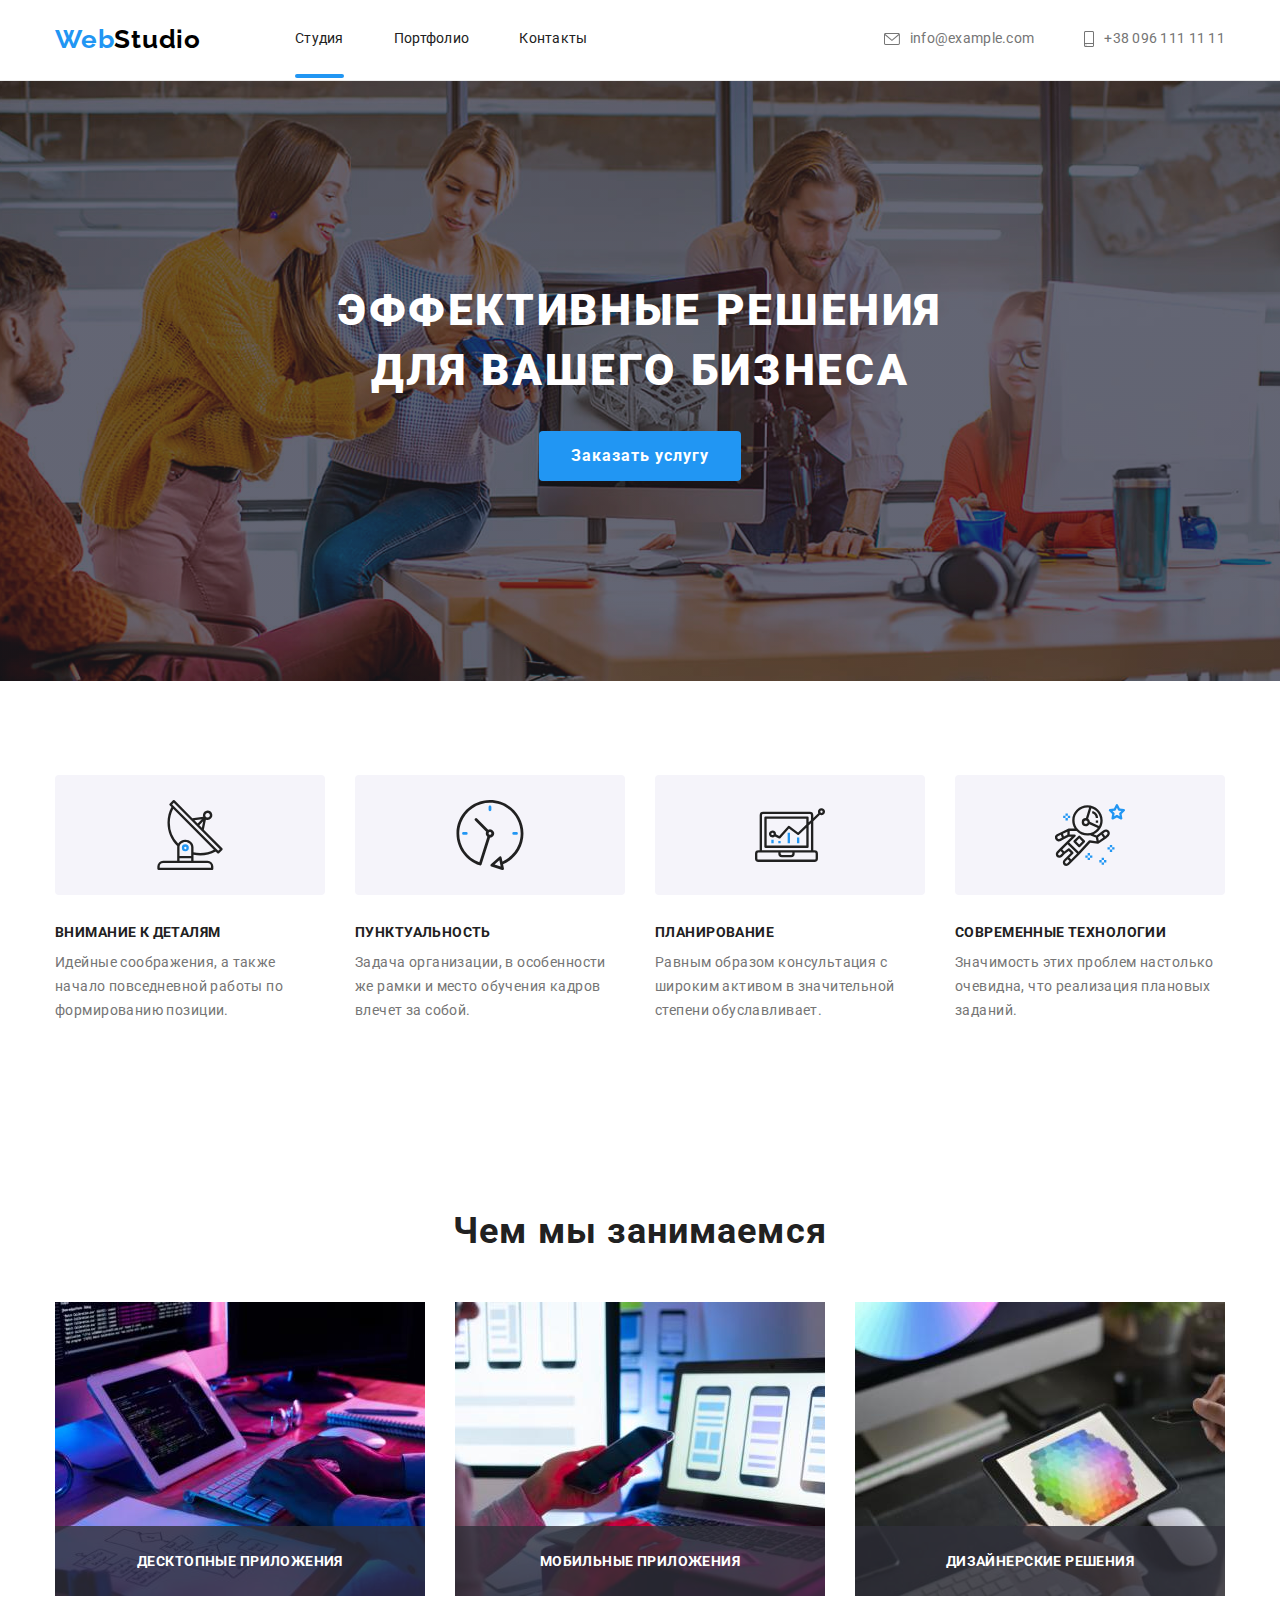
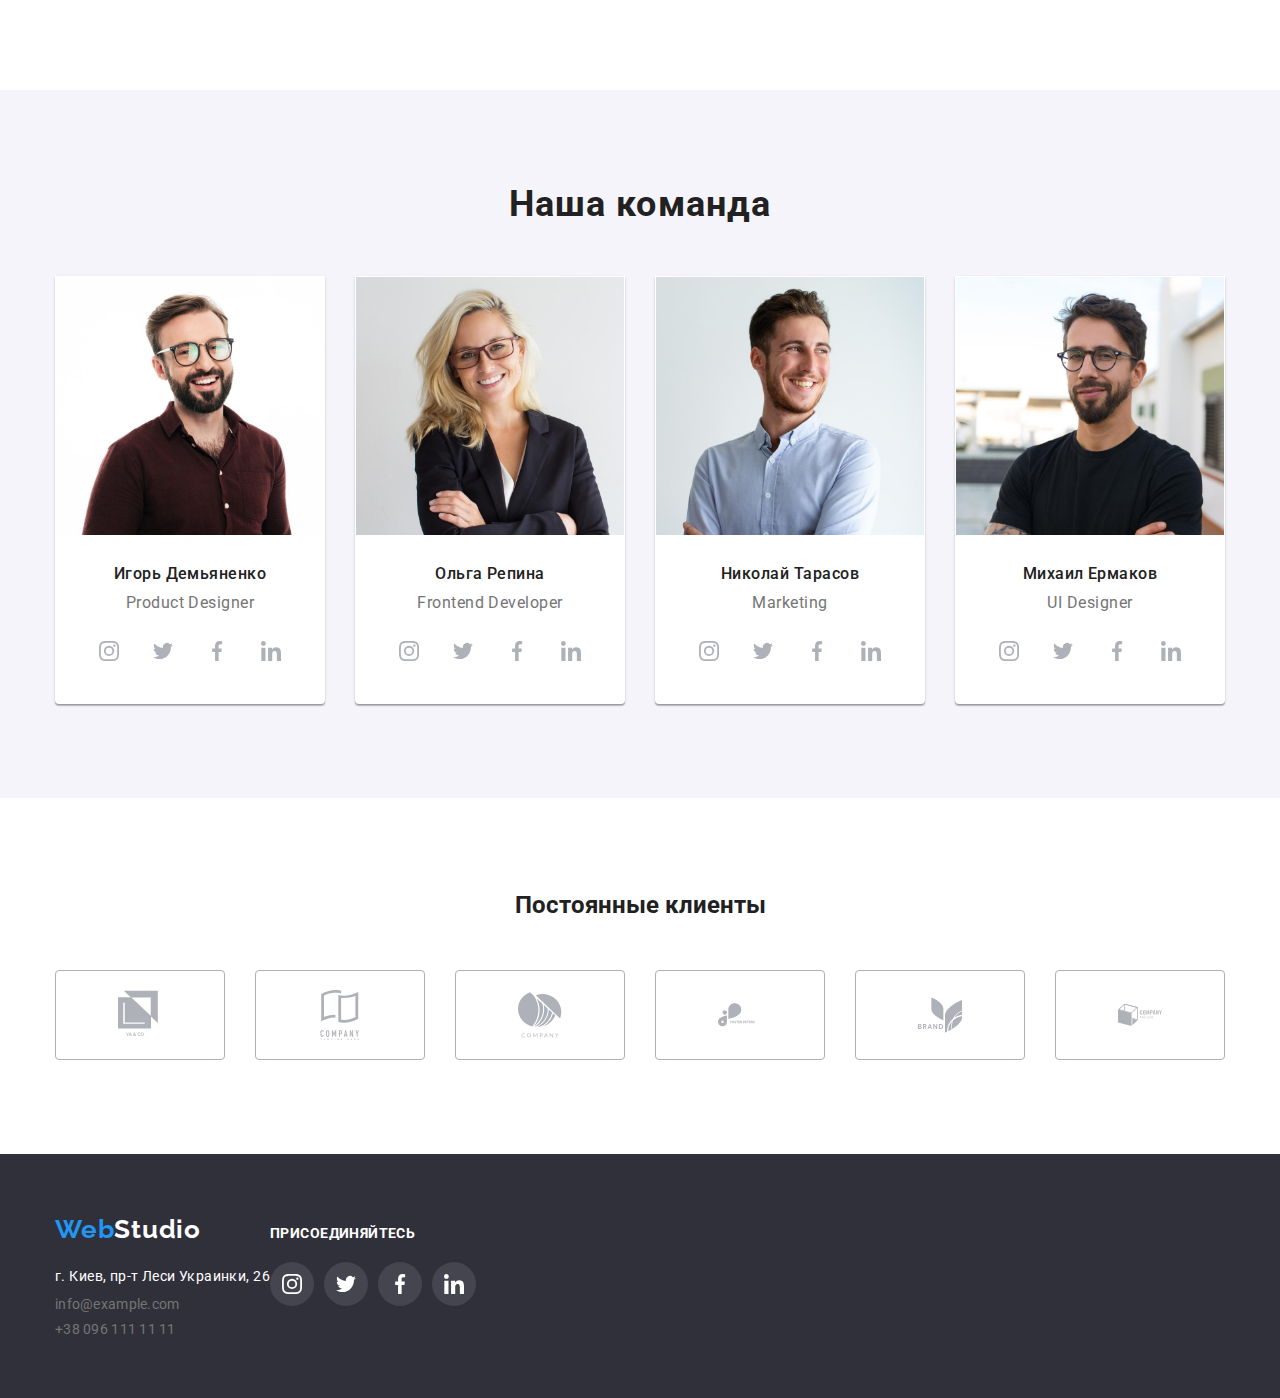
<file: index.html>
<!DOCTYPE html>
<html lang="ru">

<head>
    <meta charset="UTF-8">
    <meta http-equiv="X-UA-Compatible" content="IE=edge">
    <meta name="viewport" content="width=device-width, initial-scale=1.0">
    <title><goit-markup-hw-05></title>
    <link rel="preconnect" href="https://fonts.gstatic.com">
    <link rel="stylesheet" href="https://cdnjs.cloudflare.com/ajax/libs/modern-normalize/1.0.0/modern-normalize.css">
    <link
        href="https://fonts.googleapis.com/css2?family=Raleway:wght@700&family=Roboto:wght@400;500;700;900&display=swap"
        rel="stylesheet">
    <link rel="stylesheet" href="./css/styles.css">
</head>

<body>
    <!--Верхняя линия-->
    <header>
        <div class="container top-line">
            <nav class="nav-top-line">
                <a class="link-logo" href="index.html"><span class="web">Web</span><span class="studio">Studio</span></a>
                <ul class="list nav">

                    <li class="item"><a class="link-nav current-studio" href="./index.html">Студия</a></li>
                    <li class="item"><a class="link-nav" href="./portfolio.html">Портфолио</a></li>
                    <li class="item"><a class="link-nav" href="">Контакты</a></li>
                    
                </ul>
            </nav>
            <ul class="list contact">

                <li class="item">
                    <a class="contact-link-icon" href="mailto:info@example.com">
                        <svg class="link-icon-envelope" width=16 height=12>
                            <use href="./images/decor/icons.svg#icon-envelope"></use>
                        </svg>
                        info@example.com
                    </a>
                </li>
                <li class="item">
                    <a class="contact-link-icon" href="tel:+380961111111">
                        <svg class="link-icon-smartphone" width=10 height=16>
                            <use href="./images/decor/icons.svg#icon-smartphone"></use>
                        </svg>
                        +38 096 111 11 11
                    </a>
                </li>

            </ul>
        </div>
    </header>
    <main>
        <!--Шапка-->
        <section class="cap section overlay">
            <div class="container">
                <h1 class="cap-title">Эффективные решения<br> для вашего бизнеса</h1>
                <button data-modal-open type="button" class="cap-button">Заказать услугу</button>
                
            </div>
            <div data-modal class="backdrop is-hidden" >
                <div class="modal">
                    <button data-modal-close class="button-modal" type="button">
                        <svg class="img-close-modal" width=18 height=18>
                            <use href="./images/decor/closemodal.svg#icon-close-modal"></use>
                        </svg>
                    </button>
                </div>
            </div>
        </section>
        <!--Особенности-->
        <section class="features section">
            <div class="container">
                <h2 class="hidden-title">#</h2>
                <ul class="list features-list">

                    <li class="features-item"> 
                        <div class="features-img">
                            <svg width=70 height=70>
                                <use href="./images/decor/icons.svg#icon-antenna"></use>
                            </svg>
                        </div>
                        <h3 class="features-title">Внимание к деталям</h3>
                        <p class="features-text">Идейные соображения, а также начало повседневной работы по формированию позиции.</p>
                    </li>

                    <li class="features-item">
                        <div class="features-img">
                            <svg width=70 height=70>
                                <use href="./images/decor/icons.svg#icon-clock"></use>
                            </svg>
                        </div>
                        <h3 class="features-title">Пунктуальность</h3>
                        <p class="features-text">Задача организации, в особенности же рамки и место обучения кадров влечет за собой.</p>
                    </li>

                    <li class="features-item">
                        <div class="features-img">
                            <svg width=70 height=70>
                                <use href="./images/decor/icons.svg#icon-diagram"></use>
                            </svg>
                        </div>
                        <h3 class="features-title">Планирование</h3>
                        <p class="features-text">Равным образом консультация с широким активом в значительной степени обуславливает.</p>
                    </li>

                    <li class="features-item">
                        <div class="features-img">
                            <svg width=70 height=70>
                                <use href="./images/decor/icons.svg#icon-astronaut"></use>
                            </svg>
                        </div>
                        <h3 class="features-title">Современные технологии</h3>
                        <p class="features-text">Значимость этих проблем настолько очевидна, что реализация плановых заданий.</p>
                    </li>

                </ul>
            </div>
        </section>
        <!--Чем мы занимаемся-->
        <section class="we-do section">
            <div class="container">
                <h2 class="header-two-level">Чем мы занимаемся</h2>
                <ul class="list we-do-list">

                    <li class="we-do-item">
                        <img src="./images/imageshomework1/boxone.jpg" alt="Руки человека, который печатает на клавиатуре" width="370">
                        <p>Десктопные приложения</p>
                    </li>
                    <li class="we-do-item">
                        <img src="./images/imageshomework1/boxtwo.jpg" alt="Телефон в женских руках" width="370">
                        <p>Мобильные приложения</p>
                    </li>
                    <li class="we-do-item">
                        <img src="./images/imageshomework1/boxtree.jpg" alt="Планшет с изображением палитры цветов в женских руках" width="370">
                        <p>Дизайнерские решения</p>
                    </li>

                </ul>
            </div>
        </section>
        <!--Наша команда-->
        <section class="team section">
            <div class="container">
                <h2 class="header-two-level">Наша команда</h2>
                <ul class="list team-list">

                    <li class="team-card">
                        <img class="team-photo" src="./images/imageshomework1/oneimg.jpg" alt="Фото мужчины" width="270">
                        <h4 class="team-title">Игорь Демьяненко</h4>
                        <p class="team-text">Product Designer</p>

                        <ul class="list social-icons">
                            <li class="social-icon-item">
                                <a class="social-link" href="" target="_blank" rel="noopener noreferrer">
                                    <svg class="icon" width=20 height=20>
                                        <use href="./images/decor/icons.svg#icon-instagram"></use>
                                    </svg>
                                </a>
                            </li>
                        
                            <li class="social-icon-item">
                                <a class="social-link" href="" target="_blank" rel="noopener noreferrer">
                                    <svg class="icon" width=20 height=20>
                                        <use href="./images/decor/icons.svg#icon-twitter"></use>
                                    </svg>
                                </a>
                            </li>
                        
                            <li class="social-icon-item">
                                <a class="social-link" href="" target="_blank" rel="noopener noreferrer">
                                    <svg class="icon" width=20 height=20>
                                        <use href="./images/decor/icons.svg#icon-facebook"></use>
                                    </svg>
                                </a>
                            </li>
                        
                            <li class="social-icon-item">
                                <a class="social-link" href="" target="_blank" rel="noopener noreferrer">
                                    <svg class="icon" width=20 height=20>
                                        <use href="./images/decor/icons.svg#icon-linkedin"></use>
                                    </svg>
                                </a>
                            </li>
                        </ul>
                    </li>

                    <li class="team-card">
                        <img class="team-photo" src="./images/imageshomework1/twoimg.jpg" alt="Фото женщины" width="270">
                        <h4 class="team-title">Ольга Репина</h4>
                        <p class="team-text">Frontend Developer</p>

                        <ul class="list social-icons">
                            <li class="social-icon-item">
                                <a class="social-link" href="" target="_blank" rel="noopener noreferrer">
                                    <svg class="icon" width=20 height=20>
                                        <use href="./images/decor/icons.svg#icon-instagram"></use>
                                    </svg>
                                </a>
                            </li>
                        
                            <li class="social-icon-item">
                                <a class="social-link" href="" target="_blank" rel="noopener noreferrer">
                                    <svg class="icon" width=20 height=20>
                                        <use href="./images/decor/icons.svg#icon-twitter"></use>
                                    </svg>
                                </a>
                            </li>
                        
                            <li class="social-icon-item">
                                <a class="social-link" href="" target="_blank" rel="noopener noreferrer">
                                    <svg class="icon" width=20 height=20>
                                        <use href="./images/decor/icons.svg#icon-facebook"></use>
                                    </svg>
                                </a>
                            </li>
                        
                            <li class="social-icon-item">
                                <a class="social-link" href="" target="_blank" rel="noopener noreferrer">
                                    <svg class="icon" width=20 height=20>
                                        <use href="./images/decor/icons.svg#icon-linkedin"></use>
                                    </svg>
                                </a>
                            </li>
                        </ul>
                    </li>

                    <li class="team-card">
                        <img class="team-photo" src="./images/imageshomework1/treeimg.jpg" alt="Фото мужчины" width="270">
                        <h4 class="team-title">Николай Тарасов</h4>
                        <p class="team-text">Marketing</p>

                        <ul class="list social-icons">
                            <li class="social-icon-item">
                                <a class="social-link" href="" target="_blank" rel="noopener noreferrer">
                                    <svg class="icon" width=20 height=20>
                                        <use href="./images/decor/icons.svg#icon-instagram"></use>
                                    </svg>
                                </a>
                            </li>
                        
                            <li class="social-icon-item">
                                <a class="social-link" href="" target="_blank" rel="noopener noreferrer">
                                    <svg class="icon" width=20 height=20>
                                        <use href="./images/decor/icons.svg#icon-twitter"></use>
                                    </svg>
                                </a>
                            </li>
                        
                            <li class="social-icon-item">
                                <a class="social-link" href="" target="_blank" rel="noopener noreferrer">
                                    <svg class="icon" width=20 height=20>
                                        <use href="./images/decor/icons.svg#icon-facebook"></use>
                                    </svg>
                                </a>
                            </li>
                        
                            <li class="social-icon-item">
                                <a class="social-link" href="" target="_blank" rel="noopener noreferrer">
                                    <svg class="icon" width=20 height=20>
                                        <use href="./images/decor/icons.svg#icon-linkedin"></use>
                                    </svg>
                                </a>
                            </li>
                        </ul>
                    </li>

                    <li class="team-card">
                        <img class="team-photo" src="./images/imageshomework1/fourimg.jpg" alt="Фото мужчины" width="270">
                        <h4 class="team-title">Михаил Ермаков</h4>
                        <p class="team-text">UI Designer</p>

                        <ul class="list social-icons">
                            <li class="social-icon-item">
                                <a class="social-link" href="" target="_blank" rel="noopener noreferrer">
                                    <svg class="icon" width=20 height=20>
                                        <use href="./images/decor/icons.svg#icon-instagram"></use>
                                    </svg>
                                </a>
                            </li>

                            <li class="social-icon-item">
                                <a class="social-link" href="" target="_blank" rel="noopener noreferrer">
                                    <svg class="icon" width=20 height=20>
                                        <use href="./images/decor/icons.svg#icon-twitter"></use>
                                    </svg>
                                </a>
                            </li>

                            <li class="social-icon-item">
                                <a class="social-link" href="" target="_blank" rel="noopener noreferrer">
                                    <svg class="icon" width=20 height=20>
                                        <use href="./images/decor/icons.svg#icon-facebook"></use>
                                    </svg>
                                </a>
                            </li>

                            <li class="social-icon-item">
                                <a class="social-link" href="" target="_blank" rel="noopener noreferrer">
                                    <svg class="icon" width=20 height=20>
                                        <use href="./images/decor/icons.svg#icon-linkedin"></use>
                                    </svg>
                                </a>
                            </li>
                        </ul>
                    </li>

                </ul>
            </div>
        </section>

        <!-- Клиенты -->
        <section class="client section">
            <div class="container">
    
                <h2 class="client-title">Постоянные клиенты</h2>
                <ul class="list client-list">
                    
                    <li class="client-item">
                        <a class="client-link" href="" target="_blank" rel="noopener noreferrer">
                            <svg class="client-link-icon" width="44" height="50">
                                <use href="./images/decor/icons.svg#icon-logo-1"></use>
                            </svg>
                        </a>
                    </li>
                    
                    <li class="client-item">
                        <a class="client-link" href="" target="_blank" rel="noopener noreferrer">
                            <svg class="client-link-icon" width="44" height="50">
                                <use href="./images/decor/icons.svg#icon-logo-2"></use>
                            </svg>
                        </a>
                    </li>

                    <li class="client-item">
                        <a class="client-link" href="" target="_blank" rel="noopener noreferrer">
                            <svg class="client-link-icon" width="44" height="50">
                                <use href="./images/decor/icons.svg#icon-logo-3"></use>
                            </svg>
                        </a>
                    </li>

                    <li class="client-item">
                        <a class="client-link" href="" target="_blank" rel="noopener noreferrer">
                            <svg class="client-link-icon" width="44" height="50">
                                <use href="./images/decor/icons.svg#icon-logo-4"></use>
                            </svg>
                        </a>
                    </li>

                    <li class="client-item">
                        <a class="client-link" href="" target="_blank" rel="noopener noreferrer">
                            <svg class="client-link-icon" width="44" height="50">
                                <use href="./images/decor/icons.svg#icon-logo-5"></use>
                            </svg>
                        </a>
                    </li>

                    <li class="client-item">
                        <a class="client-link" href="" target="_blank" rel="noopener noreferrer">
                            <svg class="client-link-icon" width="44" height="50">
                                <use href="./images/decor/icons.svg#icon-logo-6"></use>
                            </svg>
                        </a>
                    </li>
                </ul>
            </div>
        </section>
    </main>
    <!--Подвал-->
    <footer class="footer">
        <div class="container">
            
            <div class="footer-main">
                <a href="index.html" class="footer-logo"><span class="web">Web</span><span
                        class="studio studio-footer">Studio</span></a>
                <address class="adres">
                    <div class="contact contact-footer">
                        <span class="address">г. Киев, пр-т Леси Украинки, 26<br></span>
                
                        <a class="address-mail" href="mailto:info@example.com">info@example.com</a>
                        <a class="address-tel" href="tel:+380961111111">+38 096 111 11 11</a>
                    </div>
                
                </address>
            </div>
            

            <div class="footer-social-links">
                <p class="footer-title">присоединяйтесь</p>

                <ul class="list footer-icons">
                    <li class="social-icon-item">
                        <a class="footer-link" href="" target="_blank" rel="noopener noreferrer">
                            <svg class="icon" width=20 height=20>
                                <use href="./images/decor/icons.svg#icon-instagram"></use>
                            </svg>
                        </a>
                    </li>
                
                    <li class="social-icon-item">
                        <a class="footer-link" href="" target="_blank" rel="noopener noreferrer">
                            <svg class="icon" width=20 height=20>
                                <use href="./images/decor/icons.svg#icon-twitter"></use>
                            </svg>
                        </a>
                    </li>
                
                    <li class="social-icon-item">
                        <a class="footer-link" href="" target="_blank" rel="noopener noreferrer">
                            <svg class="icon" width=20 height=20>
                                <use href="./images/decor/icons.svg#icon-facebook"></use>
                            </svg>
                        </a>
                    </li>
                
                    <li class="social-icon-item">
                        <a class="footer-link" href="" target="_blank" rel="noopener noreferrer">
                            <svg class="icon" width=20 height=20>
                                <use href="./images/decor/icons.svg#icon-linkedin"></use>
                            </svg>
                        </a>
                    </li>
                </ul>

            </div>
        </div>
    </footer>
<script src="./js/modal.js"></script>
</body>
</html>
</file>
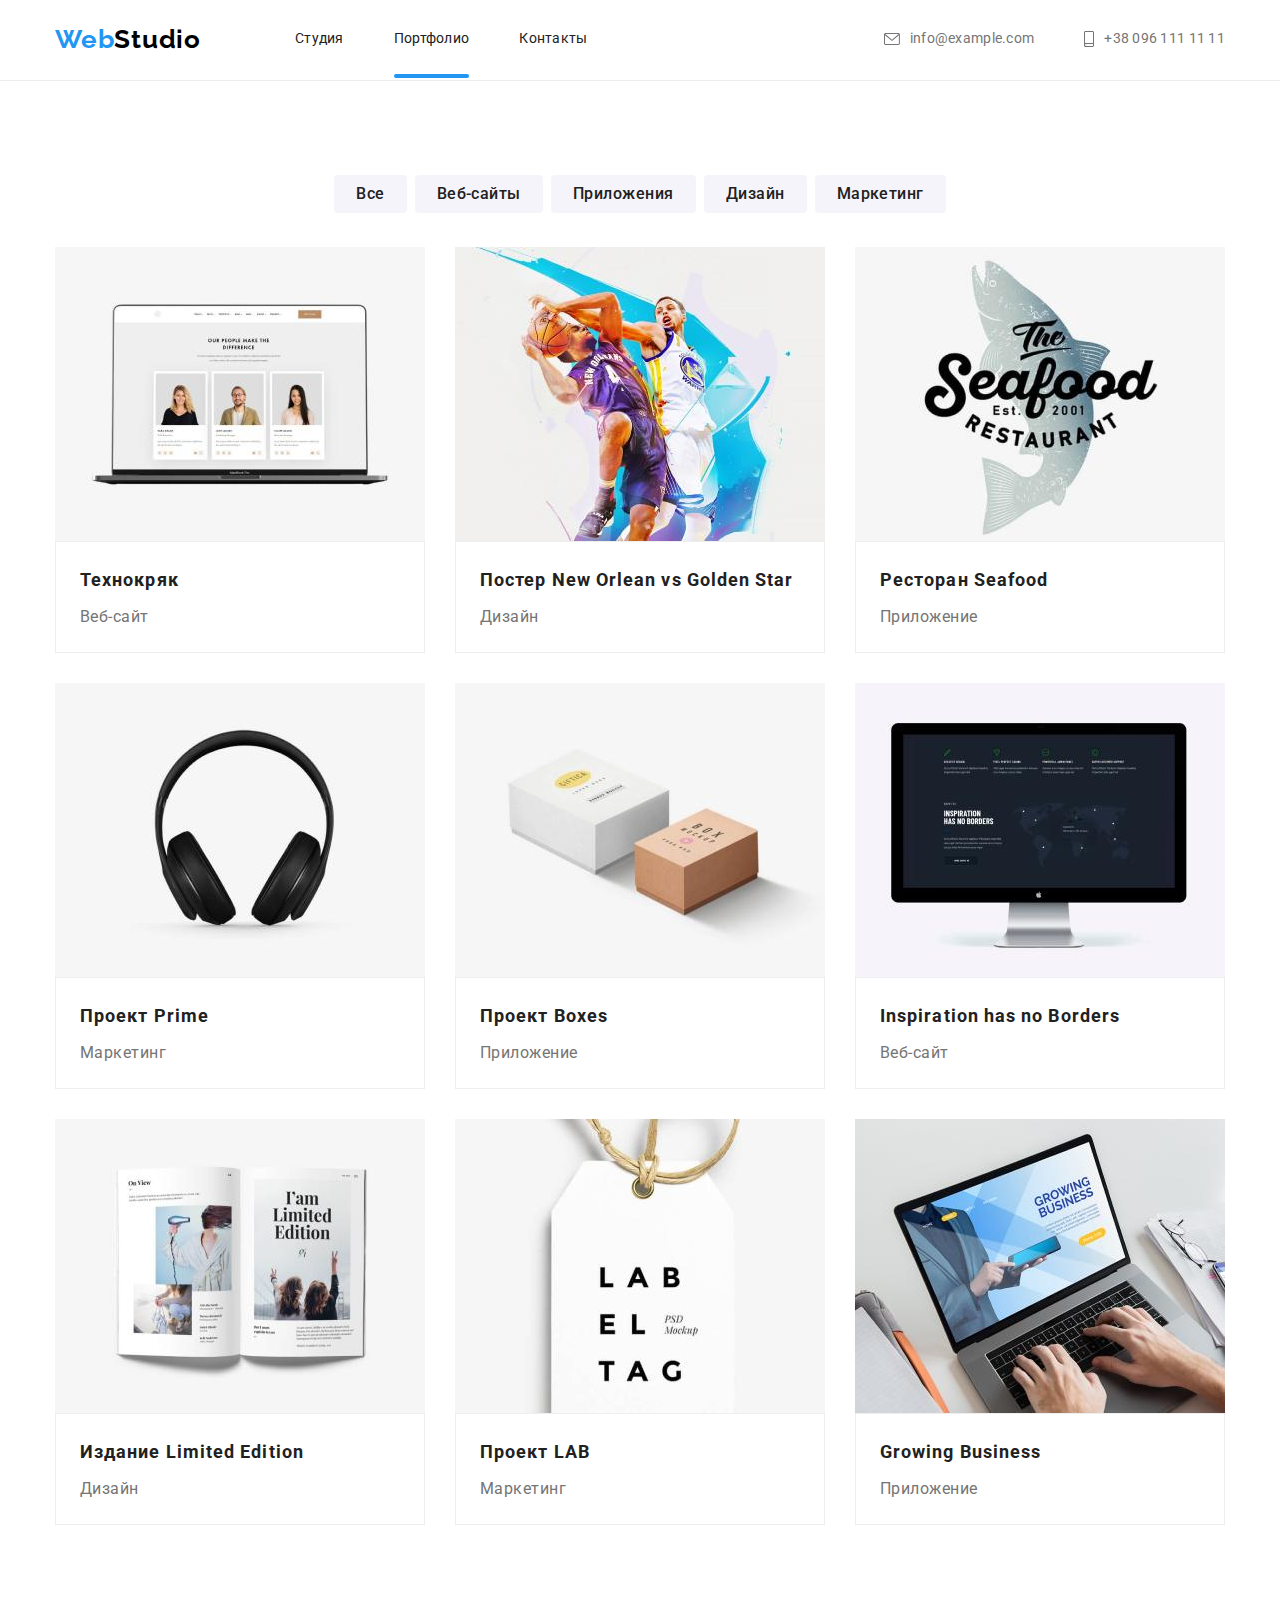
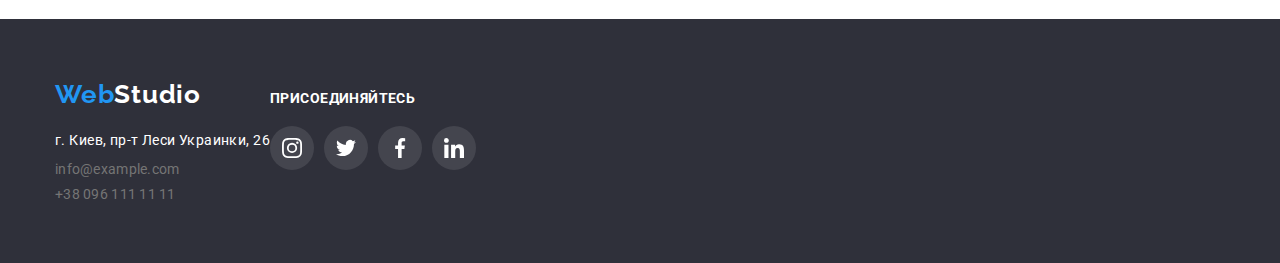
<file: portfolio.html>
<!DOCTYPE html>
<html lang="ru">

<head>
    <meta charset="UTF-8">
    <meta http-equiv="X-UA-Compatible" content="IE=edge">
    <meta name="viewport" content="width=device-width, initial-scale=1.0">
    <title><goit-markup-hw-05></title>
    <link rel="preconnect" href="https://fonts.gstatic.com">
    <link rel="stylesheet" href="https://cdnjs.cloudflare.com/ajax/libs/modern-normalize/1.0.0/modern-normalize.css">
    <link
        href="https://fonts.googleapis.com/css2?family=Raleway:wght@700&family=Roboto:wght@400;500;700;900&display=swap"
        rel="stylesheet">
    <link rel="stylesheet" href="./css/styles.css">
</head>

<body>
    <!--Верхняя линия-->
    <header>
        <div class="container top-line">
            <nav class="nav-top-line">
                <a class="link-logo" href="index.html"><span class="web">Web</span><span class="studio">Studio</span></a>
                <ul class="list nav">
                    <li  class="item"><a class="link-nav" href="./index.html">Студия</a></li>
                    <li  class="item"><a class="link-nav current-portfolio" href="./portfolio.html">Портфолио</a></li>
                    <li  class="item"><a class="link-nav" href="">Контакты</a></li>
                </ul>
            </nav>
            <ul class="list contact">
                <li class="item">
                    <a class="contact-link-icon" href="mailto:info@example.com">
                        <svg class="link-icon-envelope" width=16 height=12>
                            <use href="./images/decor/icons.svg#icon-envelope"></use>
                        </svg>
                        info@example.com
                    </a>
                </li>
                <li class="item">
                    <a class="contact-link-icon" href="tel:+380961111111">
                        <svg class="link-icon-smartphone" width=10 height=16>
                            <use href="./images/decor/icons.svg#icon-smartphone"></use>
                        </svg>
                        +38 096 111 11 11
                    </a>
                </li>
            </ul>
        </div>
    </header>
    <main>
        <section class="portfolio section">
            <div class="container">
                <h1 class="hidden-title">#Скрытый заголовок#</h1>
                <ul class="list portfolio-filter">
                    <li class="button-item"><button class="button" type="button">Все</button></li>
                    <li class="button-item"><button class="button" type="button">Веб-сайты</button></li>
                    <li class="button-item"><button class="button" type="button">Приложения</button></li>
                    <li class="button-item"><button class="button" type="button">Дизайн</button></li>
                    <li class="button-item"><button class="button" type="button">Маркетинг</button></li>
                </ul>
                <ul class="list portfolio-list">
                    <li class="portfolio-item">
                        <a class="portfolio-link" href="">
                            <div class="portfolio-thumb">
                                <img class="portfolio-photo" src="./images/imageshomework2/img-1.jpg" width="370" height="294" alt="Ноутбук с изображением фотокарточек">
                                <div class="thumb">
                                   <p class="thumb-title">Технокряк это современная площадка распространения коронавируса. Компании используют эту платформу для цифрового
                                шпионажа и атак на защищённые сервера конкурентов.</p>
                                </div>    
                            </div>
                            
                            <div class="border">
                                <h2 class="portfolio-title">Технокряк</h2>
                                <p class="portfolio-text">Веб-сайт</p>
                            </div>
                        </a>
                    </li>

                    <li class="portfolio-item">
                        <a class="portfolio-link" href="">
                            <div>
                                <img class="portfolio-photo" src="./images/imageshomework2/img-2.jpg" width="370" height="294"
                                    alt="Два баскетболиста в прижке">
                            </div>
                            
                            <div class="border">
                                <h2 class="portfolio-title">Постер New Orlean vs Golden Star</h2>
                                <p class="portfolio-text">Дизайн</p>
                            </div>
                        </a>
                    </li>

                    <li class="portfolio-item">
                        <a class="portfolio-link" href="">
                            <div>
                                <img class="portfolio-photo" src="./images/imageshomework2/img-3.jpg" width="370" height="294"
                                    alt="Логотип ресторана в виде надписи на фоне рыбы">
                            </div>
                            
                            <div class="border">
                                <h2 class="portfolio-title">Ресторан Seafood</h2>
                                <p class="portfolio-text">Приложение</p>
                            </div>
                        </a>
                    </li>

                    <li class="portfolio-item">
                        <a class="portfolio-link" href="">
                            <div>
                                <img class="portfolio-photo" src="./images/imageshomework2/img-4.jpg" width="370" height="294" alt="Навушники">
                            </div>
                            
                            <div class="border">
                                <h2 class="portfolio-title">Проект Prime</h2>
                                <p class="portfolio-text">Маркетинг</p>
                            </div>
                        </a>
                    </li>

                    <li class="portfolio-item">
                        <a class="portfolio-link" href="">
                            <div>
                                <img class="portfolio-photo" src="./images/imageshomework2/img-5.jpg" width="370" height="294"
                                    alt="Две коробки, белая и коричневая">
                            </div>
                            
                            <div class="border">
                                <h2 class="portfolio-title">Проект Boxes</h2>
                                <p class="portfolio-text">Приложение</p>
                            </div>
                        </a>
                    </li>

                    <li class="portfolio-item">
                        <a class="portfolio-link" href="">
                            <div>
                                <img class="portfolio-photo" src="./images/imageshomework2/img-6.jpg" width="370" height="294" alt="Монитор">
                            </div>
                            
                            <div class="border">
                                <h2 class="portfolio-title">Inspiration has no Borders</h2>
                                <p class="portfolio-text">Веб-сайт</p>
                            </div>
                        </a>
                    </li>

                    <li class="portfolio-item">
                        <a class="portfolio-link" href="">
                            <div>
                                <img class="portfolio-photo" src="./images/imageshomework2/img-7.jpg" width="370" height="294"
                                    alt="Развернутая книга">
                            </div>
                            
                            <div class="border">
                                <h2 class="portfolio-title">Издание Limited Edition</h2>
                                <p class="portfolio-text">Дизайн</p>
                            </div>
                        </a>
                    </li>

                    <li class="portfolio-item">
                        <a class="portfolio-link" href="">
                            <div>
                                <img class="portfolio-photo" src="./images/imageshomework2/img-8.jpg" width="370" height="294"
                                    alt="Изображение лейбла">
                            </div>
                            
                            <div class="border">
                                <h2 class="portfolio-title">Проект LAB</h2>
                                <p class="portfolio-text">Маркетинг</p>
                            </div>
                        </a>
                    </li>

                    <li class="portfolio-item">
                        <a class="portfolio-link" href="">
                            <div>
                                <img class="portfolio-photo" src="./images/imageshomework2/img-9.jpg" width="370" height="294"
                                    alt="Печатающие руки на ноутбуке">
                            </div>
                            
                            <div class="border">
                                <h2 class="portfolio-title">Growing Business</h2>
                                <p class="portfolio-text">Приложение</p>
                            </div>
                        </a>
                    </li>
                </ul>
            </div>
        </section>
    </main>
    <!--Подвал-->
    <footer class="footer">
        <div class="container">
        
            <div class="footer-main">
                <a href="index.html" class="footer-logo"><span class="web">Web</span><span
                        class="studio studio-footer">Studio</span></a>
                <address class="adres">
                    <div class="contact contact-footer">
                        <span class="address">г. Киев, пр-т Леси Украинки, 26<br></span>
        
                        <a class="address-mail" href="mailto:info@example.com">info@example.com</a>
                        <a class="address-tel" href="tel:+380961111111">+38 096 111 11 11</a>
                    </div>
        
                </address>
            </div>
        
        
            <div class="footer-social-links">
                <p class="footer-title">присоединяйтесь</p>
        
                <ul class="list footer-icons">
                    <li class="social-icon-item">
                        <a class="footer-link" href="" target="_blank" rel="noopener noreferrer">
                            <svg class="icon" width=20 height=20>
                                <use href="./images/decor/icons.svg#icon-instagram"></use>
                            </svg>
                        </a>
                    </li>
        
                    <li class="social-icon-item">
                        <a class="footer-link" href="" target="_blank" rel="noopener noreferrer">
                            <svg class="icon" width=20 height=20>
                                <use href="./images/decor/icons.svg#icon-twitter"></use>
                            </svg>
                        </a>
                    </li>
        
                    <li class="social-icon-item">
                        <a class="footer-link" href="" target="_blank" rel="noopener noreferrer">
                            <svg class="icon" width=20 height=20>
                                <use href="./images/decor/icons.svg#icon-facebook"></use>
                            </svg>
                        </a>
                    </li>
        
                    <li class="social-icon-item">
                        <a class="footer-link" href="" target="_blank" rel="noopener noreferrer">
                            <svg class="icon" width=20 height=20>
                                <use href="./images/decor/icons.svg#icon-linkedin"></use>
                            </svg>
                        </a>
                    </li>
                </ul>
        
            </div>
        </div>
    </footer>
</body>
</html>
</file>
<file: css/styles.css>
:root {
  --main-text-color: #212121;
  --two-main-color: #ffffff;
  --title-color: #757575;
  --button-color: #f5f4fa;
  --accent-color: #2196f3;
  --bg-color: #2f303a;
}

html {
  box-sizing: border-box;
}

*,
*::after,
*::before {
  box-sizing: inherit;
}

h1,
h2,
h3,
h4,
h5,
h6,
p,
ul {
  margin: 0;
}

body {
  font-family: "Roboto", "Raleway", sans-serif;
  font-style: normal;
  font-weight: normal;
  color: var(--main-text-color);
  background-color: var(--two-main-color);
}

.container {
  width: 1200px;
  padding-left: 15px;
  padding-right: 15px;
  margin-left: auto;
  margin-right: auto;
}
.section {
  padding-top: 94px;
  padding-bottom: 94px;
}

a {
  text-decoration: none;
  color: inherit;
}

.list {
  list-style: none;

  padding-left: 0px;
  margin-bottom: 0;
}

img {
  width: 100%;
  display: block;
  height: auto;
}

.web,
.studio {
  font-family: Raleway;
  font-weight: bold;
  font-size: 26px;
  line-height: 1.19;
  letter-spacing: 0.03em;
  color: var(--accent-color);
}

.studio {
  color: #000000;
}

.studio-footer {
  color: var(--two-main-color);
}

a:hover,
a:focus {
  color: var(--accent-color);
  cursor: pointer;
}

header {
  padding-top: 24px;
  padding-bottom: 25px;
  display: flex;
  border-bottom: 1px solid #ececec;
}

.top-line,
.nav-top-line {
  display: flex;
  align-items: center;
}

.nav {
  font-size: 14px;
  line-height: 1.14;
  letter-spacing: 0.02em;
  color: var(--main-text-color);

  display: flex;
}

.link-nav {
  position: relative;

  padding: 32px 0;

  transition: color 250ms cubic-bezier(0.4, 0, 0.2, 1);
}

.current-studio::after {
  position: absolute;
  left: 0px;
  bottom: 0px;

  content: "";
  display: flex;

  width: 100%;
  height: 4px;

  background-color: #2196f3;
  border-radius: 2px;
}

.current-portfolio::after {
  position: absolute;
  left: 0px;
  bottom: 0px;

  content: "";
  display: flex;

  width: 100%;
  height: 4px;

  background-color: #2196f3;
  border-radius: 2px;
}

.item:not(:last-child) {
  margin-right: 50px;
}

.link-logo {
  margin-right: 94px;
}

.contact {
  font-style: normal;
  font-size: 14px;
  line-height: 1.14;
  letter-spacing: 0.02em;
  color: var(--title-color);
  margin-left: auto;

  display: flex;
}

.contact-link-icon {
  display: flex;
  align-items: center;
  transition: color 250ms cubic-bezier(0.4, 0, 0.2, 1);
}

.link-icon-envelope {
  fill: #757575;
  margin-right: 10px;
  transition: fill 250ms cubic-bezier(0.4, 0, 0.2, 1);
}

.link-icon-smartphone {
  fill: #757575;
  margin-right: 10px;

  transition: fill 250ms cubic-bezier(0.4, 0, 0.2, 1);
}

.contact-link-icon:hover .link-icon-envelope,
.contact-link-icon:focus .link-icon-envelope,
.contact-link-icon:hover .link-icon-smartphone,
.contact-link-icon:focus .link-icon-smartphone {
  fill: #2196f3;
}

.hidden-title {
  position: absolute !important;
  clip: rect(1px 1px 1px 1px);
  clip: rect(1px, 1px, 1px, 1px);
  padding: 0 !important;
  border: 0 !important;
  height: 1px !important;
  width: 1px !important;
  overflow: hidden;
}

/* Шапка */

.cap {
  display: flex;
  height: 600px;
  align-items: center;
  text-align: center;
}

.cap-title {
  font-weight: 900;
  font-size: 44px;
  line-height: 1.36;
  letter-spacing: 0.06em;
  text-transform: uppercase;
  color: var(--two-main-color);

  margin-bottom: 30px;
}

.cap-button {
  font-weight: bold;
  font-size: 16px;
  line-height: 1.87;
  letter-spacing: 0.06em;
  border: none;

  color: var(--two-main-color);
  background-color: var(--accent-color);

  padding: 10px 32px;
  border-radius: 4px;
  cursor: pointer;

  transition: color 250ms cubic-bezier(0.4, 0, 0.2, 1);
}

.cap-button:hover,
.cap-button:focus {
  color: var(--bg-color);
}

.overlay {
  max-width: 1600px;
  margin-left: auto;
  margin-right: auto;
  background-image: linear-gradient(
      to right,
      rgba(47, 48, 58, 0.4),
      rgba(47, 48, 58, 0.4)
    ),
    url(../images/decor/svg/main-img.svg);
  background-color: #c4c4c4;
  background-position: center;
}

.backdrop {
  position: fixed;
  top: 0;
  left: 0;
  width: 100%;
  height: 100%;
  background-color: rgba(0, 0, 0, 0.2);

  z-index: 2;
  opacity: 1;
  transition: opacity 250ms cubic-bezier(0.4, 0, 0.2, 1);
}

.backdrop.is-hidden {
  visibility: inherit;
  opacity: 0;
  pointer-events: none;
}

.backdrop.is-hidden .modal {
  transform: translate(-50%, -50%) scale(0.7);
  opacity: 0;
}

.modal {
  position: absolute;
  top: 50%;
  left: 50%;

  display: flex;
  justify-content: flex-end;

  width: 528px;
  height: 582px;
  background-color: #fff;
  padding: 8px;

  opacity: 1;
  transform: translate(-50%, -50%) scale(1);
  transition: transform 250ms cubic-bezier(0.4, 0, 0.2, 1),
    opacity 250ms cubic-bezier(0.4, 0, 0.2, 1);
}

.button-modal {
  display: flex;
  justify-content: center;
  align-items: center;
  width: 30px;
  height: 30px;
  background: #ffffff;
  border: 1px solid rgba(0, 0, 0, 0.1);
  border-radius: 50%;
  cursor: pointer;
}

/* Особенности */

.features-list {
  display: flex;
  flex-wrap: wrap;
  margin-right: -30px;
}

.features-item:not(:last-child) {
  margin-right: 30px;
  flex-basis: calc((100% - 90px) / 4);
}

.features-item {
  max-width: 270px;
}

.features-title {
  font-weight: bold;
  font-size: 14px;
  line-height: 1.14;
  letter-spacing: 0.03em;
  text-transform: uppercase;
  color: var(--main-text-color);
  margin-bottom: 10px;
}

.features-text {
  font-size: 14px;
  line-height: 1.71;
  letter-spacing: 0.03em;
  color: var(--title-color);
}

.features-img {
  display: flex;
  justify-content: center;
  align-items: center;
  width: 270px;
  height: 120px;
  background: #f5f4fa;
  border-radius: 4px;
  margin-bottom: 30px;
}

/* Чем мы занимаемся */
.we-do {
  text-align: center;
}

.we-do-list {
  display: flex;
  flex-wrap: wrap;
  margin-right: -30px;
}
.we-do-item:not(:last-child) {
  margin-right: 30px;
  flex-basis: calc((100% - 90px) / 3);
}

.we-do-item {
  position: relative;
}

.we-do-item p {
  position: absolute;
  left: 0;
  bottom: 0;
  z-index: 1;

  display: flex;
  justify-content: center;
  align-items: center;

  content: "";
  width: 100%;
  height: 70px;
  font-weight: bold;
  font-size: 14px;
  line-height: 1.14px;
  letter-spacing: 0.03em;
  text-transform: uppercase;

  color: #fff;
  background-color: rgba(47, 48, 58, 0.8);
}

.header-two-level {
  font-weight: bold;
  font-size: 36px;
  line-height: 1.16;
  letter-spacing: 0.03em;

  margin-bottom: 50px;
}

/* Наша команда */
.team {
  max-width: 1600px;
  text-align: center;
  margin-left: auto;
  margin-right: auto;
  background: #f5f4fa;
}

.team-list {
  display: flex;
  flex-wrap: wrap;
  margin-right: -30px;
}

.team-card {
  background: #ffffff;
  max-width: 270px;
  box-shadow: 0px 1px 3px rgba(0, 0, 0, 0.12), 0px 1px 1px rgba(0, 0, 0, 0.14),
    0px 2px 1px rgba(0, 0, 0, 0.2);
  border-radius: 0px 0px 4px 4px;
  border: 1px solid transparent;
}

.team-card:not(:last-child) {
  margin-right: 30px;

  flex-basis: calc((100% - 90px) / 4);
}

.team-photo {
  margin-bottom: 30px;
}

.team-title {
  font-weight: 500;
  font-size: 16px;
  line-height: 1.18;
  letter-spacing: 0.03em;
  margin-bottom: 10px;
}

.team-text {
  font-size: 16px;
  line-height: 1.18;
  letter-spacing: 0.03em;
  color: var(--title-color);
  margin-bottom: 16px;
}

.social-icons {
  display: inline-flex;
  margin-bottom: 30px;
}

.social-icon-item + .social-icon-item {
  margin-left: 10px;
}

.social-link {
  display: flex;
  justify-content: center;
  align-items: center;
  width: 44px;
  height: 44px;
  border-radius: 50%;
  background-color: #ffffff;

  transition: background-color 250ms cubic-bezier(0.4, 0, 0.2, 1);
}

.social-icons .icon {
  fill: #afb1b8;

  transition: fill 250ms cubic-bezier(0.4, 0, 0.2, 1);
}

.social-link:hover,
.social-link:focus {
  background-color: #2196f3;
}
.social-link:hover .icon,
.social-link:focus .icon {
  fill: #fff;
}

/* Наши клиенты */

.client {
  text-align: center;
}

.client-list {
  display: flex;
  flex-wrap: wrap;
  max-width: 1170px;
  margin-right: -30px;
}

.client-title {
  margin-bottom: 50px;
}

.client-item:not(:last-child) {
  margin-right: 30px;
  flex-basis: calc((100% - 150px) / 6);
}

.client-link {
  display: flex;
  justify-content: center;
  align-items: center;
  width: 170px;
  height: 90px;
  border: 1px solid #afb1b8;
  border-radius: 4px;
  transition: border 250ms cubic-bezier(0.4, 0, 0.2, 1);
}

.client-link-icon {
  fill: #afb1b8;
  transition: fill 250ms cubic-bezier(0.4, 0, 0.2, 1);
}

.client-link:hover .client-link-icon,
.client-link:focus .client-link-icon {
  fill: #2196f3;
}
.client-link:hover,
.client-link:focus {
  border: 1px solid #2196f3;
}

/* Футер */

.footer {
  background: var(--bg-color);

  padding-top: 60px;
  padding-bottom: 60px;
}

.footer .container {
  display: flex;
}

.footer-main {
  flex-basis: calc((50%-45px) / 2);
}

.footer-logo {
  display: inline-flex;
  margin-bottom: 20px;
}

.address {
  display: flex;
  font-style: normal;
  font-size: 14px;
  line-height: 1.71;
  letter-spacing: 0.03em;
  color: var(--two-main-color);
  margin-bottom: 9px;
}

.contact-footer {
  display: block;
}

.address-mail {
  display: flex;
  margin-bottom: 9px;

  transition: color 250ms cubic-bezier(0.4, 0, 0.2, 1);
}

.address-tel {
  transition: color 250ms cubic-bezier(0.4, 0, 0.2, 1);
}

.footer-social-links {
  font-weight: bold;
  font-size: 14px;
  line-height: 1.14;
  letter-spacing: 0.03em;
  text-transform: uppercase;
  color: var(--two-main-color);
  flex-basis: calc((50%-45px) / 2);
  margin-top: 12px;
}

.footer-title {
  margin-bottom: 20px;
}

.footer-link .footer-title {
  margin-bottom: 20px;
}

.footer-icons {
  display: flex;
}

.footer-icons .social-link {
  background-color: rgba(255, 255, 255, 0.1);
}

.footer-link {
  display: flex;
  justify-content: center;
  align-items: center;
  width: 44px;
  height: 44px;
  border-radius: 50%;
  background-color: rgba(255, 255, 255, 0.1);

  transition: background-color 250ms cubic-bezier(0.4, 0, 0.2, 1);
}

.footer-icons .icon {
  fill: #fff;
}

.footer-link:hover,
.footer-link:focus {
  background-color: #2196f3;
}

/* Страница портфолио */

.portfolio {
  text-align: center;
}

.portfolio-filter {
  display: inline-flex;
  margin-bottom: 34px;
}

.button {
  font-weight: 500;
  font-size: 16px;
  line-height: 1.62;
  letter-spacing: 0.03em;

  color: var(--main-text-color);
  background-color: var(--button-color);
  border: none;
  border-radius: 4px;

  padding: 6px 22px;

  transition: background-color 250ms cubic-bezier(0.4, 0, 0.2, 1),
    color 250ms cubic-bezier(0.4, 0, 0.2, 1),
    box-shadow 250ms cubic-bezier(0.4, 0, 0.2, 1);
}
.button-item:not(:last-child) {
  margin-right: 8px;
}

.button:hover,
.button:focus {
  color: var(--two-main-color);
  background-color: var(--accent-color);
  box-shadow: 0px 3px 1px rgba(0, 0, 0, 0.1), 0px 1px 2px rgba(0, 0, 0, 0.08),
    0px 2px 2px rgba(0, 0, 0, 0.12);
}

.portfolio-list {
  display: flex;
  flex-wrap: wrap;
  margin-right: -30px;
  margin-bottom: -30px;
}

.portfolio-item:hover {
  box-shadow: 0px 1px 1px rgba(0, 0, 0, 0.12), 0px 4px 4px rgba(0, 0, 0, 0.06),
    1px 4px 6px rgba(0, 0, 0, 0.16);
}

.portfolio-item {
  flex-basis: calc(100% / 3 - 30px);
  margin-right: 30px;
  margin-bottom: 30px;
  transition: box-shadow 250ms cubic-bezier(0.4, 0, 0.2, 1);
}

.portfolio-thumb {
  position: relative;
  overflow: hidden;
}

.thumb {
  position: absolute;
  top: 0;
  left: 0;

  width: 100%;
  height: 100%;
  background-color: rgba(33, 150, 243, 0.9);

  transform: translateY(100%);
  transition: transform 250ms cubic-bezier(0.4, 0, 0.2, 1);
}

.portfolio-item:hover .thumb {
  transform: translateY(0);
}

.thumb-title {
  text-align: left;
  font-size: 18px;
  line-height: 1.56;
  letter-spacing: 0.03em;
  color: var(--two-main-color);
  margin: 63px 24px;
}

.border {
  background: #ffffff;
  border: 1px solid #eeeeee;
  box-sizing: border-box;
  padding-top: 20px;
  padding-right: 24px;
  padding-bottom: 20px;
  padding-left: 24px;
  text-align: left;
  max-width: 370px;
}

.portfolio-photo {
  display: block;
}

.portfolio-title {
  font-weight: bold;
  font-size: 18px;
  line-height: 2;
  letter-spacing: 0.06em;
  color: var(--main-text-color);
  margin-bottom: 4px;
}

.portfolio-text {
  font-size: 16px;
  line-height: 1.87;
  letter-spacing: 0.03em;
  color: var(--title-color);
}
</file>
